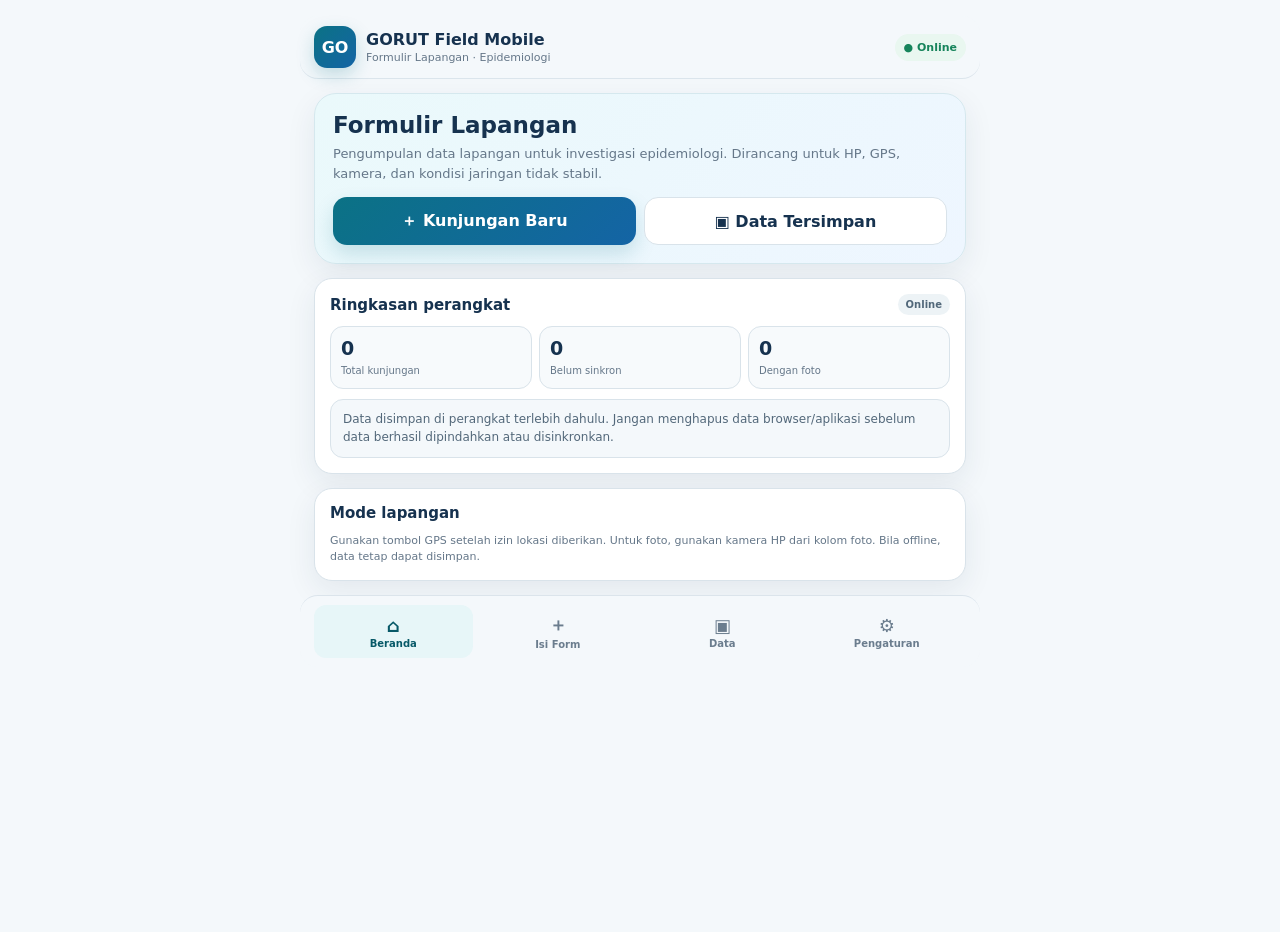
<file: mobile.html>
<!doctype html>
<html lang="id">
<head>
<meta charset="utf-8">
<meta name="viewport" content="width=device-width,initial-scale=1,viewport-fit=cover,user-scalable=no">
<meta name="theme-color" content="#0b7285">
<meta name="description" content="Formulir Lapangan Mobile GORUT-OUTBREAK AI">
<meta name="mobile-web-app-capable" content="yes">
<meta name="apple-mobile-web-app-capable" content="yes">
<meta name="apple-mobile-web-app-status-bar-style" content="default">
<link rel="manifest" href="mobile-manifest.json">
<title>GORUT Field Mobile</title>
<style>
:root{--ink:#16324f;--muted:#657789;--line:#d9e3ea;--bg:#f4f8fb;--card:#fff;--primary:#0b7285;--primary2:#1464a5;--ok:#16845b;--warn:#b7791f;--danger:#b42318;--shadow:0 10px 30px rgba(22,50,79,.08)}
*{box-sizing:border-box}html,body{margin:0;background:var(--bg);color:var(--ink);font-family:Inter,system-ui,-apple-system,BlinkMacSystemFont,"Segoe UI",sans-serif}body{min-height:100vh;padding-bottom:env(safe-area-inset-bottom)}
button,input,select,textarea{font:inherit}button{cursor:pointer}.app{max-width:680px;margin:0 auto;min-height:100vh}.top{position:sticky;top:0;z-index:20;background:rgba(244,248,251,.94);backdrop-filter:blur(16px);padding:calc(10px + env(safe-area-inset-top)) 14px 10px;border-bottom:1px solid rgba(217,227,234,.9)}.toprow{display:flex;align-items:center;justify-content:space-between;gap:10px}.brand{display:flex;align-items:center;gap:10px}.brandmark{width:42px;height:42px;border-radius:13px;background:linear-gradient(135deg,#0b7285,#1464a5);color:#fff;display:grid;place-items:center;font-weight:900;box-shadow:0 7px 18px rgba(11,114,133,.22)}.brand h1{font-size:16px;margin:0}.brand p{font-size:11px;color:var(--muted);margin:2px 0 0}.status{font-size:11px;font-weight:800;padding:7px 9px;border-radius:999px;background:#edf3f6;color:var(--muted);white-space:nowrap}.status.online{color:var(--ok);background:#e9f7f0}.status.offline{color:#8b5e16;background:#fff6df}
main{padding:14px}.hero{background:linear-gradient(135deg,#eaf9fb,#eef6ff);border:1px solid #d5e8ee;border-radius:22px;padding:18px;box-shadow:var(--shadow)}.hero h2{font-size:23px;line-height:1.15;margin:0 0 6px}.hero p{margin:0;color:var(--muted);font-size:13px;line-height:1.5}.hero-actions{display:grid;grid-template-columns:1fr 1fr;gap:8px;margin-top:14px}.btn{border:0;border-radius:14px;min-height:48px;padding:11px 14px;font-weight:850}.btn.primary{background:linear-gradient(135deg,var(--primary),var(--primary2));color:#fff;box-shadow:0 9px 20px rgba(11,114,133,.18)}.btn.secondary{background:#fff;border:1px solid var(--line);color:var(--ink)}.btn.danger{background:#fff1ef;color:var(--danger);border:1px solid #f0cbc7}.section{margin-top:14px}.card{background:var(--card);border:1px solid var(--line);border-radius:18px;padding:15px;box-shadow:var(--shadow)}.section-title{display:flex;align-items:center;justify-content:space-between;gap:10px;margin:0 0 11px}.section-title h3{margin:0;font-size:15px}.small{font-size:11px;color:var(--muted);line-height:1.45}.grid2{display:grid;grid-template-columns:1fr 1fr;gap:10px}.field{margin-top:11px}.field:first-child{margin-top:0}.field label{display:block;font-size:12px;font-weight:850;color:#40566c;margin-bottom:6px}.required:after{content:' *';color:var(--danger)}input,select,textarea{width:100%;border:1px solid #cbd8e2;border-radius:13px;background:#fbfdff;color:var(--ink);min-height:48px;padding:11px 12px;font-size:16px;outline:none}textarea{min-height:96px;resize:vertical}input:focus,select:focus,textarea:focus{border-color:#0b7285;box-shadow:0 0 0 3px rgba(11,114,133,.11);background:#fff}.gpsgrid{display:grid;grid-template-columns:1fr 1fr;gap:8px}.gpsbtn{margin-top:8px;width:100%}.choicegrid{display:grid;grid-template-columns:1fr 1fr;gap:8px}.choice{position:relative}.choice input{position:absolute;opacity:0}.choice span{display:flex;align-items:center;justify-content:center;text-align:center;min-height:48px;border:1px solid var(--line);border-radius:13px;background:#fff;font-size:13px;font-weight:750;color:#53687a;padding:8px}.choice input:checked+span{border-color:#0b7285;background:#e9f8fa;color:#075968;box-shadow:0 0 0 2px rgba(11,114,133,.08)}.actions{display:grid;grid-template-columns:1fr 1fr;gap:8px;margin-top:14px}.actions .full{grid-column:1/-1}.notice{padding:11px 12px;border-radius:13px;background:#f4f8fb;border:1px solid var(--line);font-size:12px;line-height:1.45;color:#53687a}.notice.ok{background:#edf9f4;border-color:#ccebdc;color:#17633f}.notice.warn{background:#fff8e7;border-color:#f2dfaa;color:#805b16}.tabs{display:grid;grid-template-columns:repeat(3,1fr);gap:7px;margin:14px 0}.tab{border:1px solid var(--line);background:#fff;border-radius:12px;min-height:43px;font-size:12px;font-weight:850;color:#607386}.tab.active{background:#e9f8fa;color:#075968;border-color:#9dd8df}.view{display:none}.view.active{display:block}.record{padding:12px;border:1px solid var(--line);border-radius:14px;background:#fff;margin-top:9px}.record:first-child{margin-top:0}.record-head{display:flex;justify-content:space-between;gap:8px}.record-title{font-weight:850;font-size:13px}.pill{display:inline-flex;padding:5px 8px;border-radius:999px;background:#edf3f6;color:#52687a;font-size:10px;font-weight:850}.record-meta{font-size:11px;color:var(--muted);line-height:1.5;margin-top:5px}.record-actions{display:flex;gap:7px;margin-top:9px}.record-actions button{min-height:38px;border-radius:10px;border:1px solid var(--line);background:#fff;padding:7px 10px;font-size:11px;font-weight:800}.bottom{position:sticky;bottom:0;z-index:15;padding:9px 14px calc(9px + env(safe-area-inset-bottom));background:rgba(244,248,251,.95);backdrop-filter:blur(15px);border-top:1px solid rgba(217,227,234,.9)}.bottomgrid{display:grid;grid-template-columns:repeat(4,1fr);gap:6px}.navbtn{border:0;background:transparent;border-radius:12px;padding:8px 3px;color:#6b7d8e;font-size:10px;font-weight:800}.navbtn.active{background:#e7f6f8;color:#075968}.navico{font-size:18px;display:block;margin-bottom:2px}.hidden{display:none!important}.photo{width:100%;border-radius:14px;margin-top:8px;max-height:230px;object-fit:cover;display:none}.syncrow{display:flex;gap:7px;align-items:center;flex-wrap:wrap}.metricgrid{display:grid;grid-template-columns:repeat(3,1fr);gap:7px}.metric{background:#f7fafc;border:1px solid var(--line);border-radius:13px;padding:10px}.metric b{display:block;font-size:19px}.metric span{font-size:10px;color:var(--muted)}
@media(max-width:380px){.grid2,.choicegrid,.hero-actions,.actions{grid-template-columns:1fr}.metricgrid{grid-template-columns:1fr 1fr}.brand h1{font-size:15px}}
@media(min-width:681px){body{padding:16px}.top{border-radius:18px}.bottom{border-radius:18px}}
</style>
</head>
<body>
<div class="app">
<header class="top"><div class="toprow"><div class="brand"><div class="brandmark">GO</div><div><h1>GORUT Field Mobile</h1><p>Formulir Lapangan · Epidemiologi</p></div></div><div id="net" class="status">Memeriksa…</div></div></header>
<main>
<section id="home" class="view active">
<div class="hero"><h2>Formulir Lapangan</h2><p>Pengumpulan data lapangan untuk investigasi epidemiologi. Dirancang untuk HP, GPS, kamera, dan kondisi jaringan tidak stabil.</p><div class="hero-actions"><button class="btn primary" onclick="showView('form')">＋ Kunjungan Baru</button><button class="btn secondary" onclick="showView('records')">▣ Data Tersimpan</button></div></div>
<div class="section card"><div class="section-title"><h3>Ringkasan perangkat</h3><span id="syncPill" class="pill">Lokal</span></div><div class="metricgrid"><div class="metric"><b id="mTotal">0</b><span>Total kunjungan</span></div><div class="metric"><b id="mPending">0</b><span>Belum sinkron</span></div><div class="metric"><b id="mPhoto">0</b><span>Dengan foto</span></div></div><div class="notice" style="margin-top:10px">Data disimpan di perangkat terlebih dahulu. Jangan menghapus data browser/aplikasi sebelum data berhasil dipindahkan atau disinkronkan.</div></div>
<div class="section card"><div class="section-title"><h3>Mode lapangan</h3></div><div class="small">Gunakan tombol GPS setelah izin lokasi diberikan. Untuk foto, gunakan kamera HP dari kolom foto. Bila offline, data tetap dapat disimpan.</div></div>
</section>
<section id="form" class="view">
<div class="card"><div class="section-title"><h3>📍 Kunjungan Lapangan</h3><span class="pill">Mobile</span></div><div class="notice">Isi minimal aktivitas, desa, petugas, dan temuan. Koordinat dan foto sangat dianjurkan bila aman serta relevan.</div>
<div class="field"><label class="required">Kegiatan</label><select id="activity"><option>Kunjungan kasus</option><option>Wawancara kontak</option><option>Verifikasi lokasi</option><option>Pengambilan spesimen</option><option>Survei lingkungan</option><option>Pemantauan tindak lanjut</option><option>Lainnya</option></select></div>
<div class="grid2"><div class="field"><label>Investigasi aktif</label><select id="investigation"></select></div><div class="field"><label>Jenis penyakit/sindrom</label><select id="disease"></select></div></div>
<div class="grid2"><div class="field"><label class="required">Tanggal & waktu</label><input id="visitDate" type="datetime-local"></div><div class="field"><label class="required">Petugas</label><input id="officer" autocomplete="name" placeholder="Nama petugas"></div></div>
<div class="field"><label class="required">Kecamatan</label><select id="kecamatan"></select></div>
<div class="field"><label class="required">Puskesmas</label><select id="puskesmas"></select></div>
<div class="field"><label class="required">Desa/Kelurahan</label><select id="desa"></select></div>
<div class="field"><label>Alamat/lokasi detail</label><textarea id="location" placeholder="Dusun, RT/RW, rumah/fasilitas, atau titik lokasi…"></textarea></div>
<div class="field"><label>Koordinat GPS</label><div class="gpsgrid"><input id="lat" inputmode="decimal" placeholder="Latitude"><input id="lng" inputmode="decimal" placeholder="Longitude"></div><button class="btn primary gpsbtn" onclick="getGPS()">📍 Ambil Lokasi GPS</button><div id="gpsMsg" class="small" style="margin-top:5px">GPS belum diambil.</div></div>
<div class="field"><label>ID kasus/kontak atau inisial subjek</label><input id="subject" placeholder="Contoh: K-2026-001 / AB"></div>
<div class="grid2"><div class="field"><label>Umur</label><input id="age" type="number" min="0" max="120" inputmode="numeric" placeholder="Tahun"></div><div class="field"><label>Jenis kelamin</label><select id="sex"><option value="">— pilih —</option><option>Laki-laki</option><option>Perempuan</option></select></div></div>
<div class="field"><label>Gejala/temuan utama</label><textarea id="finding" placeholder="Temuan klinis/epidemiologis yang relevan…"></textarea></div>
<div class="field"><label>Faktor risiko/paparan yang ditemukan</label><textarea id="exposure" placeholder="Paparan, kontak, perjalanan, lingkungan, makanan, vektor, dll. sesuai investigasi…"></textarea></div>
<div class="field"><label>Status/tindak lanjut</label><div class="choicegrid"><label class="choice"><input type="radio" name="status" value="Ditemukan"><span>Ditemukan</span></label><label class="choice"><input type="radio" name="status" value="Perlu follow-up"><span>Perlu follow-up</span></label><label class="choice"><input type="radio" name="status" value="Dirujuk"><span>Dirujuk</span></label><label class="choice"><input type="radio" name="status" value="Selesai"><span>Selesai</span></label></div></div>
<div class="field"><label>Tindakan/intervensi</label><textarea id="action" placeholder="Edukasi, pengobatan/rujukan, tracing, sampling, PSN, disinfeksi, koordinasi, dll. …"></textarea></div>
<div class="field"><label>Foto lapangan</label><input id="photo" type="file" accept="image/*" capture="environment"><img id="photoPreview" class="photo" alt="Pratinjau foto"></div>
<div class="field"><label>Catatan tambahan</label><textarea id="notes" placeholder="Catatan internal petugas…"></textarea></div>
<div class="actions"><button class="btn secondary" onclick="saveDraft()">Simpan Draft</button><button class="btn primary" onclick="saveVisit()">Simpan Kunjungan</button><button class="btn secondary full" onclick="resetForm()">Bersihkan Formulir</button></div>
</div></section>
<section id="records" class="view"><div class="card"><div class="section-title"><h3>▣ Data Tersimpan</h3><span id="recordCount" class="pill">0</span></div><div class="syncrow"><button class="btn secondary" onclick="exportJSON()">Ekspor JSON</button><button class="btn secondary" onclick="exportCSV()">Ekspor CSV</button><button class="btn secondary" onclick="document.getElementById('importFile').click()">Impor JSON</button><input id="importFile" class="hidden" type="file" accept="application/json" onchange="importJSON(event)"></div><div id="recordsList" style="margin-top:10px"></div></div></section>
<section id="settings" class="view"><div class="card"><div class="section-title"><h3>⚙️ Pengaturan</h3></div><div class="field"><label>Nama petugas default</label><input id="defaultOfficer" placeholder="Nama petugas"></div><button class="btn primary" style="margin-top:12px;width:100%" onclick="saveSettings()">Simpan Pengaturan</button><div class="notice warn" style="margin-top:12px"><b>Privasi:</b> perangkat lapangan dapat memuat data sensitif. Gunakan PIN/kunci layar perangkat dan jangan membagikan file ekspor kepada pihak yang tidak berwenang.</div><div class="notice" style="margin-top:10px">Versi <b>v79 Field Mobile</b>. Aplikasi ini adalah alat pengumpulan data/dukungan surveilans, bukan alat diagnosis dan bukan penetapan KLB otomatis.</div></div></section>
</main>
<nav class="bottom"><div class="bottomgrid"><button class="navbtn active" data-view="home" onclick="showView('home')"><span class="navico">⌂</span>Beranda</button><button class="navbtn" data-view="form" onclick="showView('form')"><span class="navico">＋</span>Isi Form</button><button class="navbtn" data-view="records" onclick="showView('records')"><span class="navico">▣</span>Data</button><button class="navbtn" data-view="settings" onclick="showView('settings')"><span class="navico">⚙</span>Pengaturan</button></div></nav>
</div>
<script>
const DB_KEY='gorut-v8';
const MOBILE_KEY='gorut-field-mobile-v79';
const master=[
['Atinggola','Puskesmas Atinggola',['Imana','Bintana','Buata','Pinontoyonga','Monggupo','Kotajin','Ilomata','Iloheluma','Wapalo','Posono','Sigaso','Tombulilato','Kotajin Utara','Oluhuta']],
['Gentuma Raya','Puskesmas Gentuma',['Gentuma','Dumolodo','Molonggota','Ipilo','Langke','Pasalae','Nanati Jaya','Ketapang','Motomingo','Durian','Bohusami']],
['Tomilito','Puskesmas Dambalo',['Dambalo','Milango','Jembatan Merah','Bubode','Leyao','Molantadu','Huidu Melito','Bulango Raya','Tanjung Karang','Mutiara Laut']],
['Ponelo Kepulauan','Puskesmas Ponelo',['Ponelo Pusat','Malambe','Otiola','Tihengo']],
['Kwandang','Puskesmas Kwandang',['Posso','Bualemo','Titidu','Moluo','Masuru','Cisadane','Katialada']],
['Kwandang','Puskesmas Molingkapoto',['Botuwombato','Pontolo Atas','Ombulodata','Pontolo','Molingkapoto Selatan','Molingkapoto','Botungobungo','Mootinelo','Leboto','Alata Karya','Bulalo']],
['Anggrek','Puskesmas Anggrek',['Motilango','Helumo','Tolongio','Tutuwoto','Langge','Ilodulunga','Popalo','Putiana','Hiyalo Oyile']],
['Anggrek','Puskesmas Ilangata',['Ilangata','Ibarat','Datahu','Tolango','Iloheluma','Dudepo']],
['Monano','Puskesmas Monano',['Monano','Tudi','Monas','Dunu','Garapia','Sogu','Pilohulata','Mokonow','Tolitehuyu','Zuriyati']],
['Sumalata Timur','Puskesmas Dulukapa',['Deme 1','Buluwatu','Dulukapa','Deme 2','Buladu','Hulawa','Wubudu','Bubalango','Mootihelumo','Koluwoka']],
['Sumalata','Puskesmas Sumalata',['Bulontio Timur','Bulontio Barat','Mebongo','Pulahenti','Hutokalo']],
['Sumalata','Puskesmas Buloila',['Buloila','Kasia','Kikia','Tumba','Lelato','Puncak Mandiri']],
['Biau','Puskesmas Biau',['Biau','Omuto','Luhuto','Windu','Topi','Sembihingan','Didingga','Bualo','Potanga','Bohulo']],
['Tolinggula','Puskesmas Tolinggula',['Tolinggula Tengah','Tolinggula Pantai','Tolinggula Ulu','Molangga','Tolite Jaya','Ilomangga','Ilotunggula']],
['Tolinggula','Puskesmas Limbato',['Limbato','Papualangi','Cempaka Putih']]
];
const diseases={campak:'Campak / Rubela',malaria:'Malaria',dbd:'Dengue / DBD','tb':'TB','diare-akut':'Diare Akut','keracunan-pangan':'Keracunan Pangan','ghpr':'GHPR / Rabies','difteri':'Difteri',pertusis:'Pertusis',afp:'AFP / Lumpuh Layuh Mendadak',pneumonia:'Pneumonia','flu-burung':'Avian Influenza / Flu Burung',leptospirosis:'Leptospirosis',hfmd:'HFMD',covid19:'COVID-19','klaster-tidak-lazim':'Klaster Penyakit Tidak Lazim',lainnya:'Lainnya'};
let local={visits:[],draft:null,settings:{}};try{local=JSON.parse(localStorage.getItem(MOBILE_KEY)||'null')||local}catch(e){}
let shared={};try{shared=JSON.parse(localStorage.getItem(DB_KEY)||'{}')||{}}catch(e){}
function esc(s){return String(s??'').replace(/[&<>"']/g,m=>({'&':'&amp;','<':'&lt;','>':'&gt;','"':'&quot;',"'":'&#39;'}[m]))}
function saveLocal(){localStorage.setItem(MOBILE_KEY,JSON.stringify(local))}
function nowLocal(){return new Date(Date.now()-new Date().getTimezoneOffset()*60000).toISOString().slice(0,16)}
function showView(id){document.querySelectorAll('.view').forEach(x=>x.classList.remove('active'));document.getElementById(id).classList.add('active');document.querySelectorAll('.navbtn').forEach(x=>x.classList.toggle('active',x.dataset.view===id));if(id==='records')renderRecords();if(id==='form')populateAll();window.scrollTo({top:0,behavior:'smooth'})}
function net(){const e=document.getElementById('net');e.textContent=navigator.onLine?'● Online':'● Offline';e.className='status '+(navigator.onLine?'online':'offline');document.getElementById('syncPill').textContent=navigator.onLine?'Online':'Offline'}
window.addEventListener('online',net);window.addEventListener('offline',net);net();
function populateAll(){
 const inv=document.getElementById('investigation');const invs=Array.isArray(shared.investigations)?shared.investigations:[];inv.innerHTML='<option value="">— Tidak memilih investigasi —</option>'+invs.map(i=>`<option value="${esc(i.id)}">${esc(i.name||i.id)}</option>`).join('');
 const ds=document.getElementById('disease');ds.innerHTML=Object.entries(diseases).map(([k,v])=>`<option value="${esc(k)}">${esc(v)}</option>`).join('');
 populateKec();
 document.getElementById('visitDate').value=local.draft?.visitDate||nowLocal();document.getElementById('officer').value=local.draft?.officer||local.settings.officer||'';
 if(local.draft) restoreDraft();
}
function populateKec(){const s=document.getElementById('kecamatan');const vals=[...new Set(master.map(x=>x[0]))];s.innerHTML='<option value="">— pilih kecamatan —</option>'+vals.map(v=>`<option>${esc(v)}</option>`).join('');if(local.draft?.kecamatan)s.value=local.draft.kecamatan;populatePk()} 
function populatePk(){const kec=document.getElementById('kecamatan').value;const s=document.getElementById('puskesmas');const arr=master.filter(x=>x[0]===kec);s.innerHTML='<option value="">— pilih puskesmas —</option>'+arr.map(x=>`<option value="${esc(x[1])}">${esc(x[1])}</option>`).join('');if(local.draft?.puskesmas)s.value=local.draft.puskesmas;populateDesa()}
function populateDesa(){const pk=document.getElementById('puskesmas').value;const s=document.getElementById('desa');const row=master.find(x=>x[1]===pk);s.innerHTML='<option value="">— pilih desa —</option>'+(row?row[2].map(v=>`<option>${esc(v)}</option>`).join(''):'');if(local.draft?.desa)s.value=local.draft.desa}
document.getElementById('kecamatan').addEventListener('change',()=>{local.draft=null;populatePk()});document.getElementById('puskesmas').addEventListener('change',()=>{local.draft=null;populateDesa()});
document.getElementById('photo').addEventListener('change',e=>{const f=e.target.files?.[0],img=document.getElementById('photoPreview');if(!f){img.style.display='none';return}const r=new FileReader();r.onload=()=>{img.src=r.result;img.style.display='block'};r.readAsDataURL(f)});
function getGPS(){const msg=document.getElementById('gpsMsg');if(!navigator.geolocation){msg.textContent='Perangkat tidak mendukung GPS.';return}msg.textContent='Mengambil lokasi…';navigator.geolocation.getCurrentPosition(p=>{document.getElementById('lat').value=p.coords.latitude.toFixed(6);document.getElementById('lng').value=p.coords.longitude.toFixed(6);msg.textContent='GPS berhasil. Akurasi ±'+Math.round(p.coords.accuracy||0)+' m.'},e=>{msg.textContent='GPS gagal: '+e.message},{enableHighAccuracy:true,timeout:20000,maximumAge:30000})}
function getForm(){const status=document.querySelector('input[name="status"]:checked')?.value||'';return{activity:document.getElementById('activity').value,investigationId:document.getElementById('investigation').value,disease:document.getElementById('disease').value,visitDate:document.getElementById('visitDate').value,officer:document.getElementById('officer').value.trim(),kecamatan:document.getElementById('kecamatan').value,puskesmas:document.getElementById('puskesmas').value,desa:document.getElementById('desa').value,location:document.getElementById('location').value.trim(),lat:document.getElementById('lat').value.trim(),lng:document.getElementById('lng').value.trim(),subject:document.getElementById('subject').value.trim(),age:document.getElementById('age').value,sex:document.getElementById('sex').value,finding:document.getElementById('finding').value.trim(),exposure:document.getElementById('exposure').value.trim(),status,action:document.getElementById('action').value.trim(),notes:document.getElementById('notes').value.trim()}}
function readPhoto(){return new Promise(resolve=>{const f=document.getElementById('photo').files?.[0];if(!f)return resolve('');const r=new FileReader();r.onload=()=>resolve(String(r.result||''));r.onerror=()=>resolve('');r.readAsDataURL(f)})}
async function saveVisit(){const d=getForm();if(!d.officer||!d.kecamatan||!d.puskesmas||!d.desa){alert('Lengkapi Petugas, Kecamatan, Puskesmas, dan Desa terlebih dahulu.');return}const photo=await readPhoto();const visit={id:'FM-'+new Date().toISOString().replace(/\D/g,'').slice(0,17)+'-'+Math.random().toString(36).slice(2,6),...d,photo,syncStatus:'pending',createdAt:new Date().toISOString(),source:'GORUT Field Mobile v79'};local.visits.unshift(visit);local.draft=null;saveLocal();bridgeToShared(visit);resetForm(false);renderHome();alert('Kunjungan tersimpan di HP. Status: menunggu sinkronisasi.');showView('records')}
function bridgeToShared(v){try{shared=JSON.parse(localStorage.getItem(DB_KEY)||'{}')||{};shared.fieldVisits=Array.isArray(shared.fieldVisits)?shared.fieldVisits:[];if(!shared.fieldVisits.some(x=>x.id===v.id)){shared.fieldVisits.push({id:v.id,investigationId:v.investigationId||shared.active,activity:v.activity,subject:v.subject,date:v.visitDate,officer:v.officer,lat:v.lat,lng:v.lng,location:v.location,finding:v.finding,action:v.action,photo:v.photo,syncStatus:'pending',createdAt:v.createdAt,mobileMeta:{kecamatan:v.kecamatan,puskesmas:v.puskesmas,desa:v.desa,disease:v.disease,age:v.age,sex:v.sex,exposure:v.exposure,status:v.status,notes:v.notes}});localStorage.setItem(DB_KEY,JSON.stringify(shared))}}catch(e){}}
function saveDraft(){local.draft=getForm();saveLocal();alert('Draft tersimpan di HP.');}
function restoreDraft(){const d=local.draft;if(!d)return;Object.keys(d).forEach(k=>{const e=document.getElementById(k);if(e&&typeof d[k]!=='undefined')e.value=d[k]});document.querySelectorAll('input[name="status"]').forEach(x=>x.checked=x.value===d.status);if(d.kecamatan){document.getElementById('kecamatan').value=d.kecamatan;populatePk()}if(d.puskesmas){document.getElementById('puskesmas').value=d.puskesmas;populateDesa()}if(d.desa)document.getElementById('desa').value=d.desa}
function resetForm(clearDraft=true){['location','lat','lng','subject','age','finding','exposure','action','notes'].forEach(id=>document.getElementById(id).value='');document.getElementById('visitDate').value=nowLocal();document.getElementById('photo').value='';document.getElementById('photoPreview').style.display='none';document.getElementById('gpsMsg').textContent='GPS belum diambil.';document.querySelectorAll('input[name="status"]').forEach(x=>x.checked=false);if(clearDraft){local.draft=null;saveLocal()}}
function renderHome(){document.getElementById('mTotal').textContent=local.visits.length;document.getElementById('mPending').textContent=local.visits.filter(x=>x.syncStatus!=='synced').length;document.getElementById('mPhoto').textContent=local.visits.filter(x=>x.photo).length;document.getElementById('recordCount').textContent=local.visits.length+' data'}
function renderRecords(){const el=document.getElementById('recordsList');document.getElementById('recordCount').textContent=local.visits.length+' data';if(!local.visits.length){el.innerHTML='<div class="notice">Belum ada kunjungan tersimpan.</div>';return}el.innerHTML=local.visits.map(v=>`<article class="record"><div class="record-head"><div class="record-title">${esc(v.activity)} · ${esc(v.desa||'-')}</div><span class="pill">${esc(v.syncStatus||'pending')}</span></div><div class="record-meta">${esc(v.visitDate||'-')} · ${esc(v.officer||'-')}<br>${esc(v.puskesmas||'-')} · ${esc(v.kecamatan||'-')}<br>${esc(v.subject||'Tanpa ID subjek')} · ${esc(diseases[v.disease]||v.disease||'-')}</div>${v.finding?`<div class="small" style="margin-top:7px"><b>Temuan:</b> ${esc(v.finding)}</div>`:''}<div class="record-actions"><button onclick="shareRecord('${esc(v.id)}')">Bagikan</button><button onclick="deleteVisit('${esc(v.id)}')">Hapus</button></div></article>`).join('')}
function deleteVisit(id){if(!confirm('Hapus data kunjungan ini dari perangkat?'))return;local.visits=local.visits.filter(v=>v.id!==id);saveLocal();renderHome();renderRecords()}
function shareRecord(id){const v=local.visits.find(x=>x.id===id);if(!v)return;const txt=`GORUT Field Mobile\nID: ${v.id}\nKegiatan: ${v.activity}\nTanggal: ${v.visitDate}\nLokasi: ${v.desa}, ${v.puskesmas}, ${v.kecamatan}\nPetugas: ${v.officer}\nTemuan: ${v.finding||'-'}\nTindakan: ${v.action||'-'}`;if(navigator.share)navigator.share({title:'Kunjungan Lapangan '+v.id,text:txt}).catch(()=>{});else navigator.clipboard?.writeText(txt).then(()=>alert('Ringkasan disalin.'))}
function exportJSON(){const payload={app:'GORUT Field Mobile',version:'v79',exportedAt:new Date().toISOString(),visits:local.visits};download('gorut-field-mobile-'+Date.now()+'.json',JSON.stringify(payload,null,2),'application/json')}
function exportCSV(){const h=['id','visitDate','activity','disease','officer','kecamatan','puskesmas','desa','location','lat','lng','subject','age','sex','finding','exposure','status','action','notes','syncStatus','createdAt'];const lines=[h.join(','),...local.visits.map(v=>h.map(k=>'"'+String(v[k]??'').replaceAll('"','""')+'"').join(','))];download('gorut-field-mobile-'+Date.now()+'.csv',lines.join('\n'),'text/csv')}
function download(name,data,type){const a=document.createElement('a');a.href=URL.createObjectURL(new Blob([data],{type}));a.download=name;a.click();setTimeout(()=>URL.revokeObjectURL(a.href),500)}
function importJSON(e){const f=e.target.files?.[0];if(!f)return;const r=new FileReader();r.onload=()=>{try{const x=JSON.parse(r.result);const arr=Array.isArray(x)?x:x.visits;if(!Array.isArray(arr))throw new Error('Format tidak dikenali');const ids=new Set(local.visits.map(v=>v.id));arr.forEach(v=>{if(v.id&&!ids.has(v.id)){local.visits.push(v);ids.add(v.id);bridgeToShared(v)}});saveLocal();renderHome();renderRecords();alert('Impor berhasil.')}catch(err){alert('Impor gagal: '+err.message)}e.target.value=''};r.readAsText(f)}
function saveSettings(){local.settings.officer=document.getElementById('defaultOfficer').value.trim();saveLocal();document.getElementById('officer').value=local.settings.officer;alert('Pengaturan tersimpan.')}
function init(){document.getElementById('defaultOfficer').value=local.settings.officer||'';populateAll();renderHome();if('serviceWorker' in navigator)navigator.serviceWorker.register('./mobile-sw.js').catch(()=>{});}
init();
</script>
</body>
</html>
</file>
